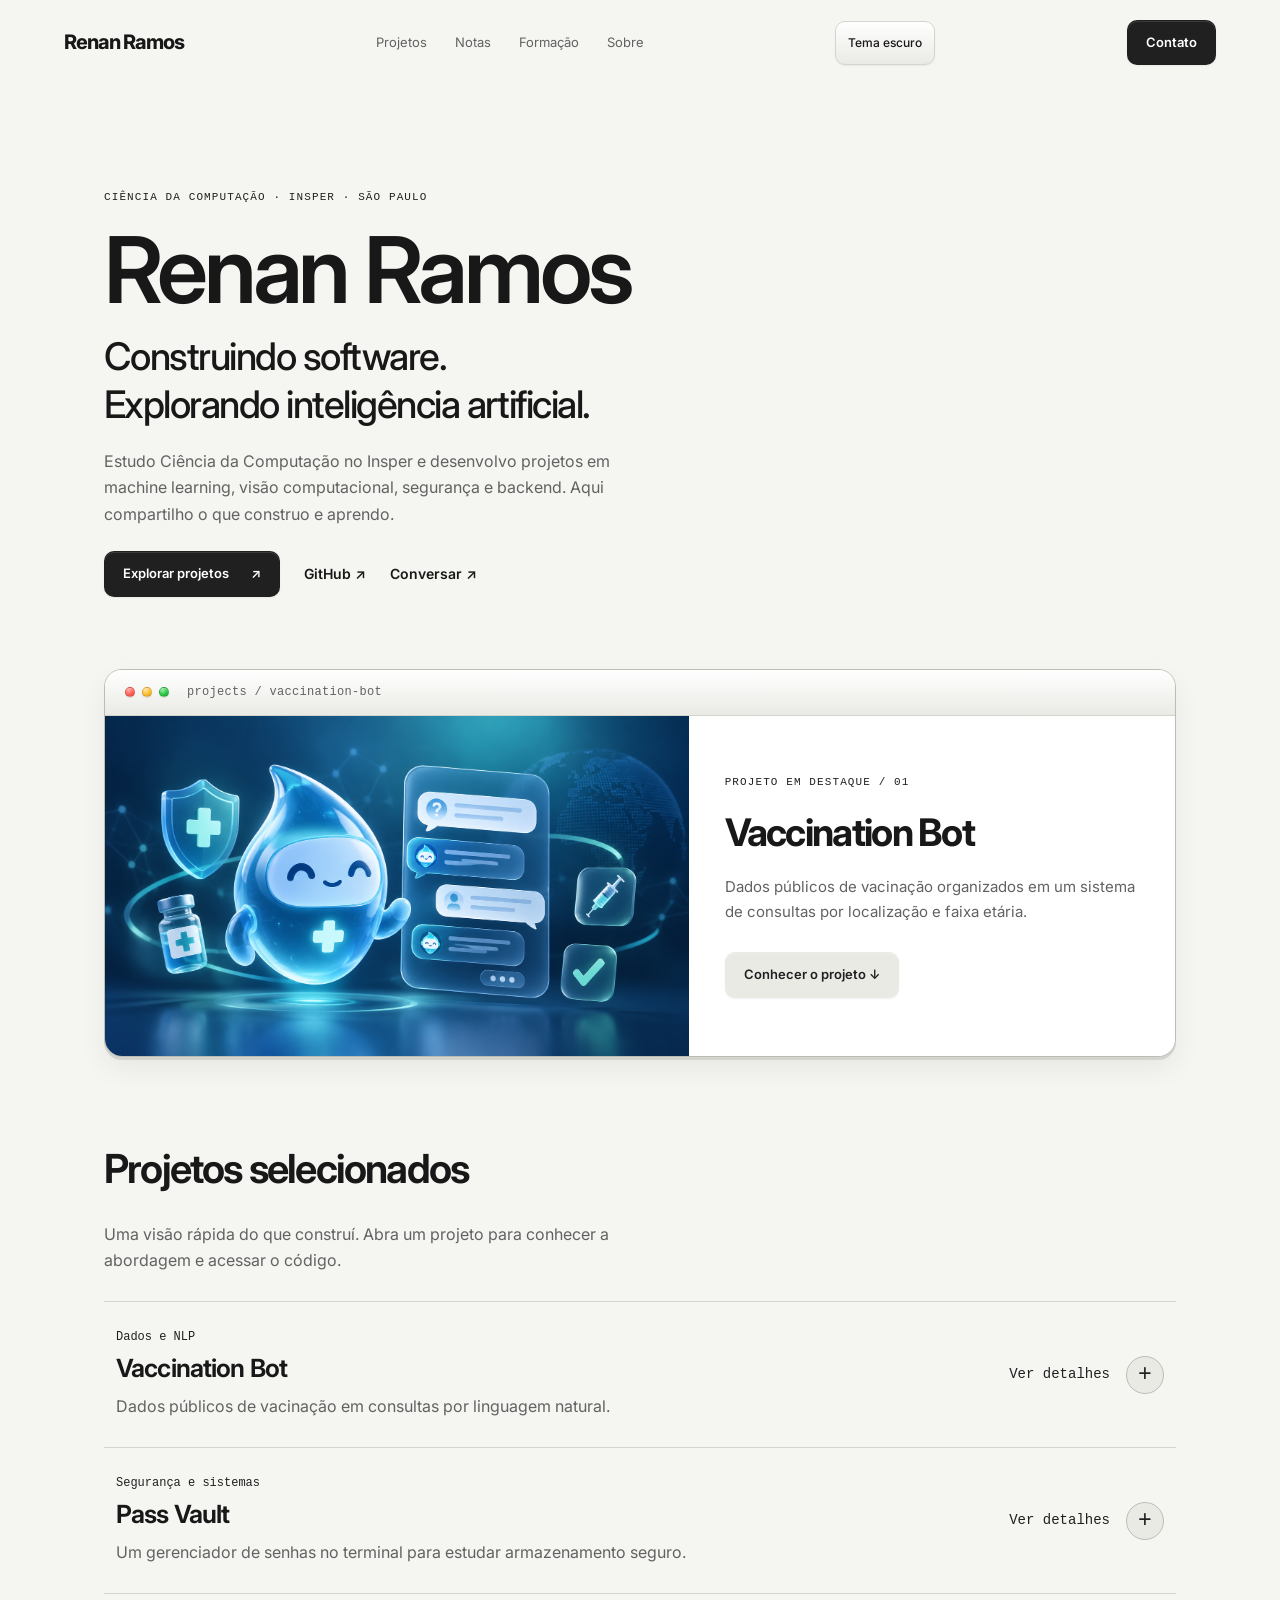
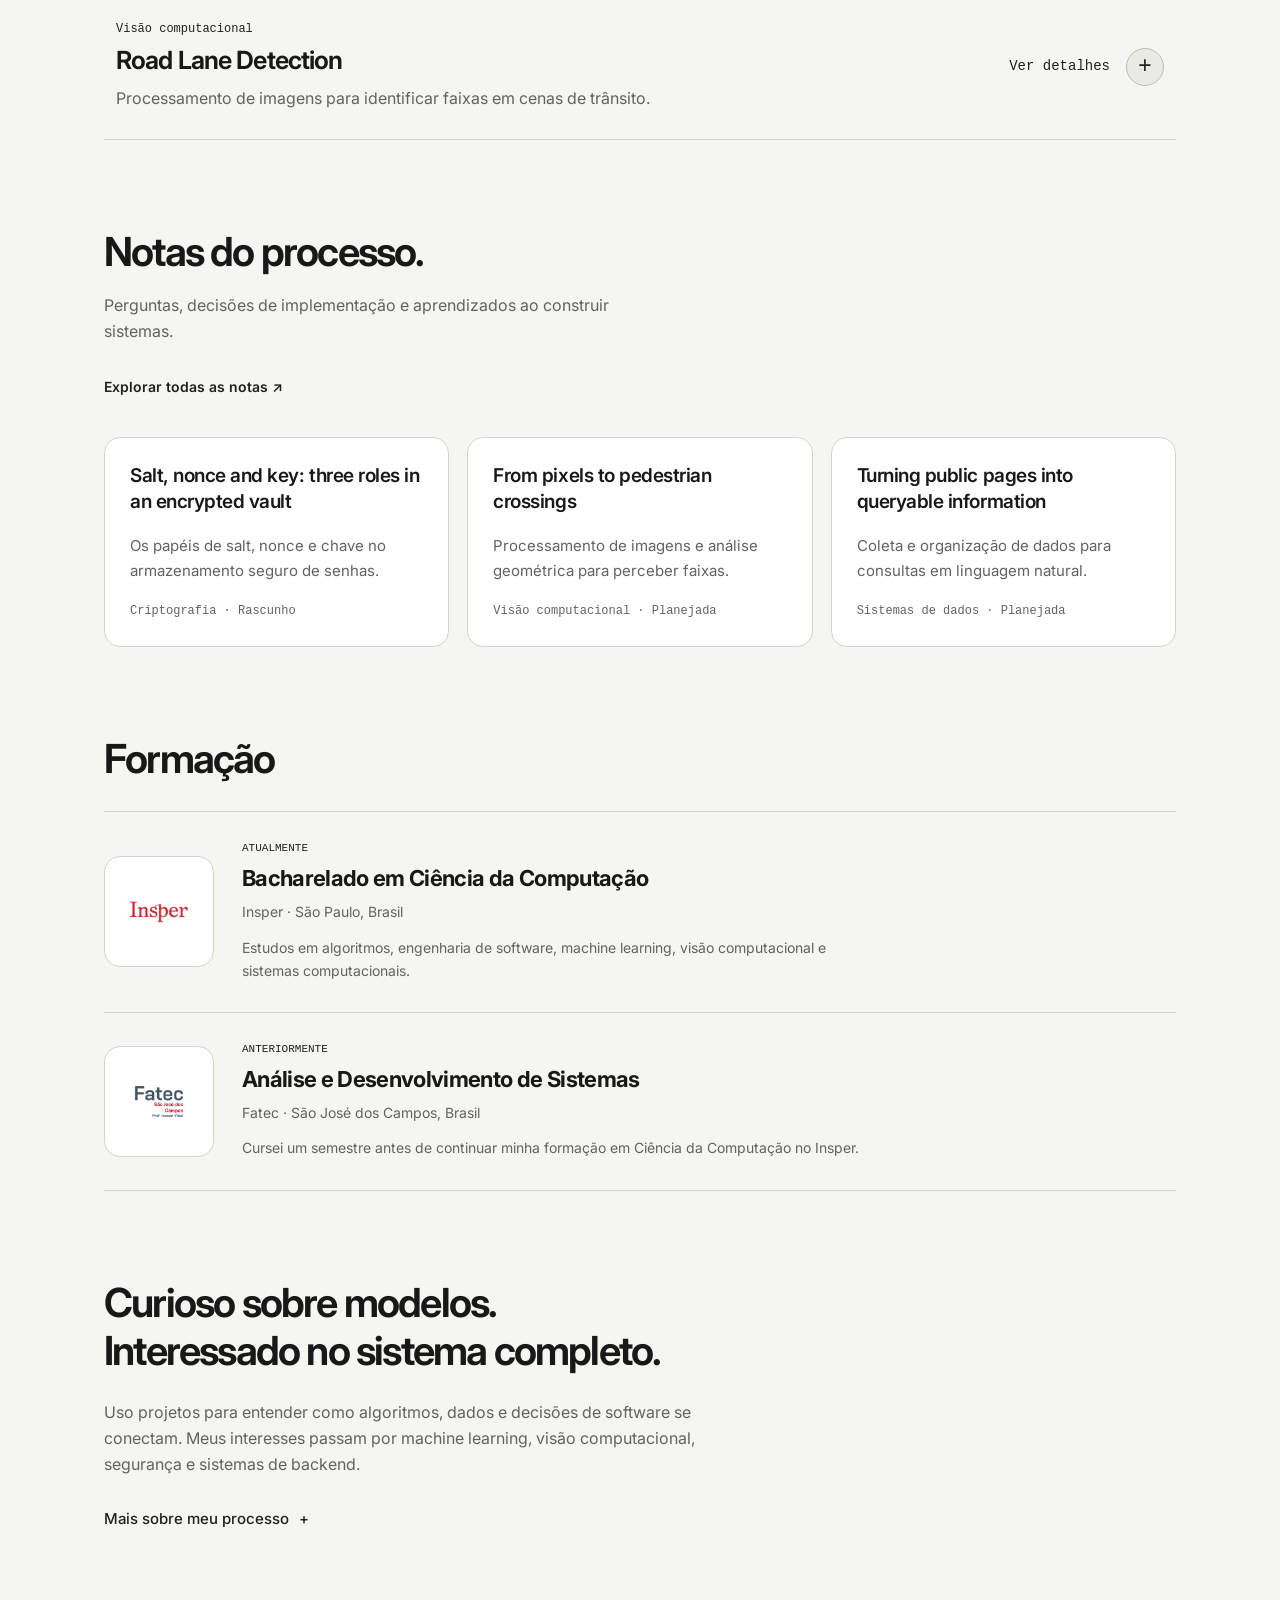
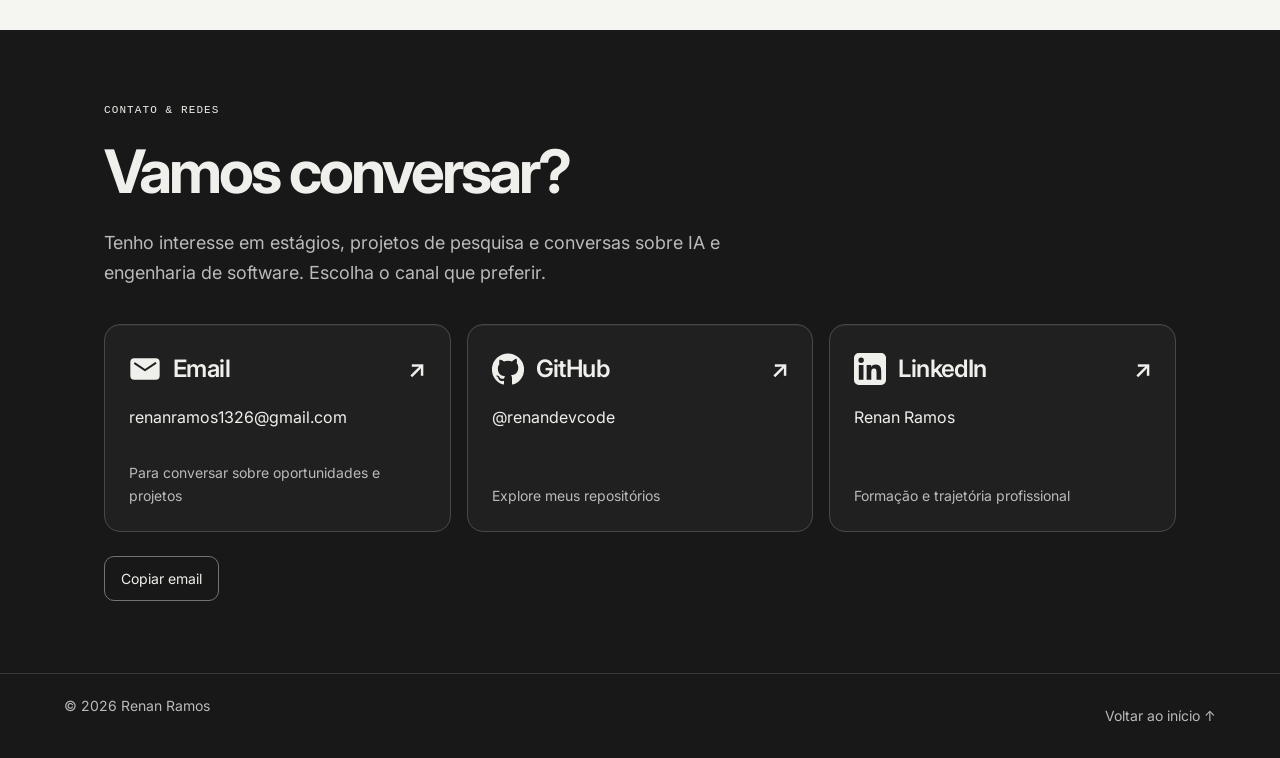
<file: index.html>
<!DOCTYPE html>
<html lang="pt-BR">
<head>
  <meta charset="UTF-8">

  <meta
    name="viewport"
    content="width=device-width, initial-scale=1.0"
  >

  <meta
    name="description"
    content="Renan Ramos is a Computer Science student at Insper documenting projects in machine learning, software systems, security and computer vision."
  >

  <meta name="theme-color" content="#f5f5f2">

  <title>Portfólio | Renan Ramos</title>

  <link
    rel="icon"
    type="image/jpeg"
    href="images/site/favicon.jpeg"
  >

  <link rel="preconnect" href="https://fonts.googleapis.com">

  <link
    rel="preconnect"
    href="https://fonts.gstatic.com"
    crossorigin
  >

  <link
    href="https://fonts.googleapis.com/css2?family=Inter:wght@400;500;600;700;800&display=swap"
    rel="stylesheet"
  >

  <script src="theme.js"></script>
  <link rel="stylesheet" href="design-system.css">
  <link rel="stylesheet" href="style.css">
</head>

<body>
  <a class="skip-link" href="#main">
    Ir para o conteúdo
  </a>

  <header class="nav" id="nav">
    <a
      href="#top"
      class="brand"
      aria-label="Renan Ramos, voltar ao início"
    >
      Renan Ramos
    </a>

    <nav aria-label="Navegação principal">
      <a href="#work">Projetos</a>
      <a href="#notes">Notas</a>
      <a href="#education">Formação</a>
      <a href="#about">Sobre</a>
    </nav>

    <button class="theme-toggle" type="button" aria-label="Alternar tema" aria-pressed="false">Tema escuro</button>
    <a
      href="#contact"
      class="pill"
    >
      Contato
    </a>
  </header>

  <main id="main">
    <section id="top" class="hero">
      <p class="eyebrow">CIÊNCIA DA COMPUTAÇÃO · INSPER · SÃO PAULO</p>
      <h1>Renan Ramos</h1>
      <p class="hero-role">Construindo software.<br>Explorando inteligência artificial.</p>
      <p class="hero-description">Estudo Ciência da Computação no Insper e desenvolvo projetos em machine learning, visão computacional, segurança e backend. Aqui compartilho o que construo e aprendo.</p>
      <div class="hero-actions">
        <a class="pill" href="#work">Explorar projetos <span aria-hidden="true">↗</span></a>
        <a class="text-link" href="https://github.com/renandevcode" target="_blank" rel="noopener noreferrer">GitHub ↗</a>
        <a class="text-link" href="mailto:renanramos1326@gmail.com">Conversar ↗</a>
      </div>
    </section>

    <section
      class="feature"
      aria-labelledby="feature-title"
    >
      <a
        class="feature-card"
        href="#vaccination-bot"
      >
        <div class="window-bar"><span class="window-dots" aria-hidden="true"><i></i><i></i><i></i></span><span>projects / vaccination-bot</span></div>
        <img
          src="images/projects/vaccination-bot/cover.png"
          alt="Ilustração do projeto Vaccination Bot"
         width="1672" height="941">

        <div class="feature-text">
          <span class="eyebrow">PROJETO EM DESTAQUE / 01</span>
          <h2 id="feature-title">
            Vaccination Bot
          </h2>

          <p>
            Dados públicos de vacinação organizados em um sistema de consultas por localização e faixa etária.
          </p>

          <span class="pill pill--light">
            Conhecer o projeto ↓
          </span>
        </div>
      </a>
    </section>

    <section id="work" class="block" aria-labelledby="work-title">
      <h2 id="work-title" class="block-title">Projetos selecionados</h2>
      <p class="section-intro">Uma visão rápida do que construí. Abra um projeto para conhecer a abordagem e acessar o código.</p>
      <div class="project-list">
        <details class="project" id="vaccination-bot">
          <summary><span class="project-summary"><span class="project-category">Dados e NLP</span><span class="project-title">Vaccination Bot</span><span class="project-description">Dados públicos de vacinação em consultas por linguagem natural.</span></span><span class="project-action"><span class="when-closed">Ver detalhes</span><span class="when-open">Fechar detalhes</span><span class="project-chevron" aria-hidden="true">+</span></span></summary>
          <div class="project-panel"><div class="project-body">
            <div class="project-preview"><div class="window-bar"><span class="window-dots" aria-hidden="true"><i></i><i></i><i></i></span><span>vaccination-bot</span></div><img src="images/projects/vaccination-bot/cover.png" alt="Ilustração do projeto Vaccination Bot" loading="lazy" width="1672" height="941"></div>
            <div class="project-explanation"><h3>Como tornar informações públicas fragmentadas mais fáceis de consultar?</h3><p>O projeto combina coleta de páginas públicas, organização dos dados e interação em linguagem natural para orientar consultas por localização e faixa etária.</p><dl class="meta"><div><dt>Ano</dt><dd>2026</dd></div><div><dt>Tecnologias</dt><dd>Python, Ollama</dd></div></dl><a class="pill" href="https://github.com/PI-Nexus/Projeto-Integrador-I" target="_blank" rel="noopener noreferrer">Ver código no GitHub ↗<span class="sr-only"> (abre em nova aba)</span></a></div>
          </div></div>
        </details>
        <details class="project" id="pass-vault">
          <summary><span class="project-summary"><span class="project-category">Segurança e sistemas</span><span class="project-title">Pass Vault</span><span class="project-description">Um gerenciador de senhas no terminal para estudar armazenamento seguro.</span></span><span class="project-action"><span class="when-closed">Ver detalhes</span><span class="when-open">Fechar detalhes</span><span class="project-chevron" aria-hidden="true">+</span></span></summary>
          <div class="project-panel"><div class="project-body">
            <div class="project-preview"><div class="window-bar"><span class="window-dots" aria-hidden="true"><i></i><i></i><i></i></span><span>pass-vault</span></div><img src="images/projects/pass-vault/cover.png" alt="Imagem do projeto Pass Vault" loading="lazy" width="1774" height="887"></div>
            <div class="project-explanation"><h3>Como proteger credenciais armazenadas localmente?</h3><p>O projeto explora derivação de chaves com Argon2id e criptografia autenticada com AES-GCM em um gerenciador de senhas de linha de comando.</p><dl class="meta"><div><dt>Ano</dt><dd>2026</dd></div><div><dt>Tecnologias</dt><dd>Python, Argon2id, AES-GCM</dd></div></dl><a class="pill" href="https://github.com/gitinspersec/Projetos/tree/main/projects/Individual/Pass_Vault" target="_blank" rel="noopener noreferrer">Ver código no GitHub ↗<span class="sr-only"> (abre em nova aba)</span></a></div>
          </div></div>
        </details>
        <details class="project" id="lane-detection">
          <summary><span class="project-summary"><span class="project-category">Visão computacional</span><span class="project-title">Road Lane Detection</span><span class="project-description">Processamento de imagens para identificar faixas em cenas de trânsito.</span></span><span class="project-action"><span class="when-closed">Ver detalhes</span><span class="when-open">Fechar detalhes</span><span class="project-chevron" aria-hidden="true">+</span></span></summary>
          <div class="project-panel"><div class="project-body">
            <div class="project-preview"><div class="window-bar"><span class="window-dots" aria-hidden="true"><i></i><i></i><i></i></span><span>lane-detection</span></div><img src="images/projects/lane-detection/cover.png" alt="Imagem do projeto de detecção de faixas" loading="lazy" width="1672" height="941"></div>
            <div class="project-explanation"><h3>Como identificar faixas em diferentes condições de imagem?</h3><p>A implementação utiliza pré-processamento, detecção de bordas, transformação de perspectiva e análise geométrica para investigar a percepção de faixas de trânsito.</p><dl class="meta"><div><dt>Ano</dt><dd>2026</dd></div><div><dt>Tecnologias</dt><dd>Python, OpenCV, YOLO</dd></div></dl><a class="pill" href="https://github.com/renandevcode/lane_detection_video" target="_blank" rel="noopener noreferrer">Ver código no GitHub ↗<span class="sr-only"> (abre em nova aba)</span></a></div>
          </div></div>
        </details>
      </div>
    </section>

    <section
      id="notes"
      class="block block--statement"
    >
      <h2 class="statement">
        Notas do processo.
      </h2>

      <p class="section-intro">Perguntas, decisões de implementação e aprendizados ao construir sistemas.</p>
      <a class="text-link library-link" href="notes.html">Explorar todas as notas ↗</a>
      <div class="cards">
        <a class="card" href="notes.html?note=criptografia">
          <h3>
            Salt, nonce and key: three roles in an encrypted
            vault
          </h3>
          <p>Os papéis de salt, nonce e chave no armazenamento seguro de senhas.</p>

          <span>
            Criptografia · Rascunho
          </span>
        </a>

        <a class="card" href="notes.html?note=visao-computacional">
          <h3>
            From pixels to pedestrian crossings
          </h3>
          <p>Processamento de imagens e análise geométrica para perceber faixas.</p>

          <span>
            Visão computacional · Planejada
          </span>
        </a>

        <a class="card" href="notes.html?note=sistemas-de-dados">
          <h3>
            Turning public pages into queryable information
          </h3>
          <p>Coleta e organização de dados para consultas em linguagem natural.</p>

          <span>
            Sistemas de dados · Planejada
          </span>
        </a>
      </div>
    </section>

    <section id="education" class="block">
      <h2 class="block-title">
        Formação
      </h2>

      <div class="education-list">
        <article class="education-card">
          <div class="education-logo">
            <img
              src="images/institutions/insper.png"
              alt="Insper logo"
              loading="lazy"
             width="320" height="320">
          </div>

          <div class="education-content">
            <p class="education-period">
              Atualmente
            </p>

            <h3>
              Bacharelado em Ciência da Computação
            </h3>

            <p class="education-institution">
              Insper · São Paulo, Brasil
            </p>

            <p>
              Estudos em algoritmos, engenharia de software, machine learning, visão computacional e sistemas computacionais.
            </p>
          </div>
        </article>

        <article class="education-card">
          <div class="education-logo">
            <img
              src="images/institutions/fatec.png"
              alt="Fatec logo"
              loading="lazy"
             width="400" height="192">
          </div>

          <div class="education-content">
            <p class="education-period">
              Anteriormente
            </p>

            <h3>
              Análise e Desenvolvimento de Sistemas
            </h3>

            <p class="education-institution">
              Fatec · São José dos Campos, Brasil
            </p>

            <p>
              Cursei um semestre antes de continuar minha formação em Ciência da Computação no Insper.
            </p>
          </div>
        </article>
      </div>
    </section>

    <section
      id="about"
      class="block block--statement"
    >
      <h2 class="statement">
        Curioso sobre modelos.<br>Interessado no sistema completo.
      </h2>

      <p class="about-text">Uso projetos para entender como algoritmos, dados e decisões de software se conectam. Meus interesses passam por machine learning, visão computacional, segurança e sistemas de backend.
      </p>
      <details class="about-details"><summary>Mais sobre meu processo</summary><p>Este portfólio é um registro em desenvolvimento: reúne implementações, escolhas técnicas, limitações e assuntos que ainda estou investigando. As notas acompanham esse aprendizado.</p></details>
    </section>

    <section id="contact" class="contact" aria-labelledby="contact-title">
      <div class="contact-inner">
        <p class="eyebrow">CONTATO & REDES</p>
        <h2 id="contact-title">Vamos conversar?</h2>
        <p class="contact-intro">Tenho interesse em estágios, projetos de pesquisa e conversas sobre IA e engenharia de software. Escolha o canal que preferir.</p>
        <div class="contact-links">
          <a class="contact-card contact-card--email" href="mailto:renanramos1326@gmail.com"><span class="contact-label"><span class="contact-identity"><svg class="contact-icon" viewBox="0 0 24 24" fill="currentColor" aria-hidden="true" focusable="false"><path d="M4 4a3 3 0 0 0-3 3v10a3 3 0 0 0 3 3h16a3 3 0 0 0 3-3V7a3 3 0 0 0-3-3H4Zm-.2 3.4a.75.75 0 0 1 1-.2L12 12l7.2-4.8a.75.75 0 1 1 .8 1.2l-7.6 5.1a.75.75 0 0 1-.8 0L4 8.4a.75.75 0 0 1-.2-1Z"/></svg>Email</span> <span aria-hidden="true">↗</span></span><span class="contact-value">renanramos1326@gmail.com</span><span class="contact-caption">Para conversar sobre oportunidades e projetos</span></a>
          <a class="contact-card" href="https://github.com/renandevcode" target="_blank" rel="noopener noreferrer"><span class="contact-label"><span class="contact-identity"><svg class="contact-icon" viewBox="0 0 24 24" fill="currentColor" aria-hidden="true" focusable="false"><path d="M12 .3a12 12 0 0 0-3.8 23.4c.6.1.8-.3.8-.6v-2.2c-3.3.7-4-1.4-4-1.4-.5-1.4-1.3-1.8-1.3-1.8-1.1-.8.1-.8.1-.8 1.2.1 1.8 1.2 1.8 1.2 1.1 1.8 2.8 1.3 3.5 1 .1-.8.4-1.3.8-1.6-2.7-.3-5.5-1.3-5.5-6a4.7 4.7 0 0 1 1.2-3.2c-.1-.3-.5-1.6.1-3.2 0 0 1-.3 3.3 1.2a11.5 11.5 0 0 1 6 0C17.4 4 18.4 4.3 18.4 4.3c.6 1.6.2 2.9.1 3.2a4.7 4.7 0 0 1 1.2 3.2c0 4.7-2.8 5.7-5.5 6 .4.4.8 1.1.8 2.2v4.2c0 .3.2.7.8.6A12 12 0 0 0 12 .3Z"/></svg>GitHub</span> <span aria-hidden="true">↗</span></span><span class="contact-value">@renandevcode</span><span class="contact-caption">Explore meus repositórios<span class="sr-only"> (abre em nova aba)</span></span></a>
          <a class="contact-card" href="https://www.linkedin.com/in/renan-ramos-a520662a2/" target="_blank" rel="noopener noreferrer"><span class="contact-label"><span class="contact-identity"><svg class="contact-icon" viewBox="0 0 24 24" fill="currentColor" aria-hidden="true" focusable="false"><path d="M20.45 0H3.55A3.55 3.55 0 0 0 0 3.55v16.9A3.55 3.55 0 0 0 3.55 24h16.9A3.55 3.55 0 0 0 24 20.45V3.55A3.55 3.55 0 0 0 20.45 0ZM7.1 20H3.6V9h3.5v11ZM5.35 7.5a2.05 2.05 0 1 1 0-4.1 2.05 2.05 0 0 1 0 4.1ZM20.4 20h-3.5v-5.4c0-1.3-.03-3-1.83-3-1.83 0-2.1 1.43-2.1 2.9V20h-3.5V9h3.36v1.5h.05c.46-.88 1.61-1.81 3.31-1.81 3.54 0 4.21 2.33 4.21 5.36V20Z"/></svg>LinkedIn</span> <span aria-hidden="true">↗</span></span><span class="contact-value">Renan Ramos</span><span class="contact-caption">Formação e trajetória profissional<span class="sr-only"> (abre em nova aba)</span></span></a>
        </div>
        <div class="contact-tools"><button type="button" class="copy-email" data-copy-email="renanramos1326@gmail.com">Copiar email</button><span id="copy-status" role="status" aria-live="polite"></span></div>
      </div>
    </section>
  </main>
  <footer><span>© 2026 Renan Ramos</span><a href="#top">Voltar ao início ↑</a></footer>
  <script src="script.js"></script>
</body>
</html>
</file>
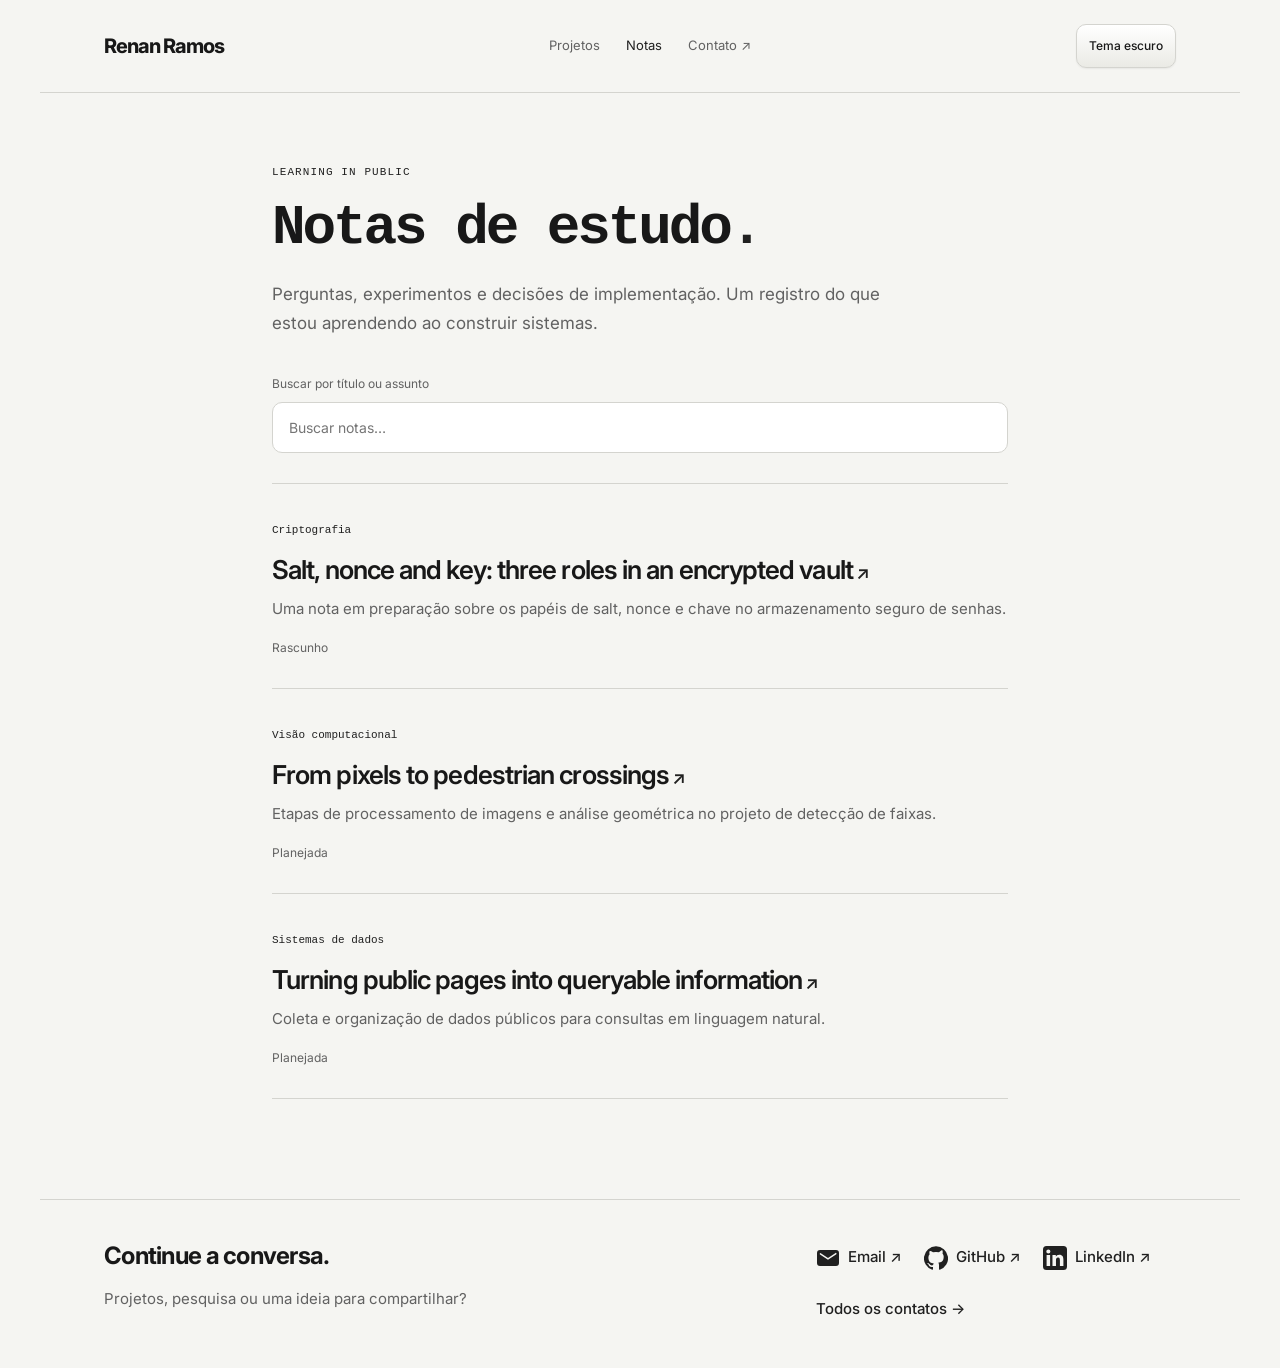
<file: notes.html>
<!DOCTYPE html>
<html lang="pt-BR">
<head>
  <meta charset="UTF-8">
  <meta name="viewport" content="width=device-width, initial-scale=1">
  <meta name="description" content="Notas de estudo e referências de Renan Ramos.">
  <title>Notas | Renan Ramos</title>
  <link rel="icon" type="image/jpeg" href="images/site/favicon.jpeg">
  <link rel="preconnect" href="https://fonts.googleapis.com">
  <link rel="preconnect" href="https://fonts.gstatic.com" crossorigin>
  <link href="https://fonts.googleapis.com/css2?family=Inter:wght@400;500;600;700;800&display=swap" rel="stylesheet">
  <script src="theme.js"></script>
  <link rel="stylesheet" href="design-system.css">
  <link rel="stylesheet" href="notes.css">
  <script src="vendor/marked.umd.js" defer></script>
  <script src="notes-core.js" defer></script>
  <script src="notes.js" defer></script>
</head>
<body>
  <a class="skip-link" href="#main">Ir para o conteúdo</a>
  <header class="notes-header">
    <a class="brand" href="index.html">Renan Ramos</a>
    <nav aria-label="Navegação principal"><a href="index.html#work">Projetos</a><a href="notes.html" aria-current="page">Notas</a><a href="index.html#contact">Contato ↗</a></nav>
    <button class="theme-toggle" type="button" aria-label="Alternar tema" aria-pressed="false">Tema escuro</button>
  </header>
  <div class="workspace">
    <div class="topbar"><a href="notes.html">← Biblioteca</a><span id="breadcrumb">Notas</span></div>
    <main id="main" tabindex="-1">
      <p class="eyebrow">LEARNING IN PUBLIC</p>
      <h1 id="note-title">Notas de estudo<span class="name-dot">.</span></h1>
      <p id="note-description" class="description"></p>
      <p id="note-meta" class="muted"></p>
      <section id="library-tools" aria-label="Explorar notas">
        <label class="search-label" for="search">Buscar por título ou assunto</label>
        <input id="search" type="search" placeholder="Buscar notas…" autocomplete="off">
      </section>
      <div id="status" role="status" aria-live="polite"></div>
      <details id="outline" hidden><summary>Nesta página</summary><nav id="toc" aria-label="Sumário da nota"></nav></details>
      <article id="note-content" class="markdown"></article>
    </main>
  </div>
  <footer class="notes-footer"><div><strong>Continue a conversa.</strong><p>Projetos, pesquisa ou uma ideia para compartilhar?</p></div><nav aria-label="Contato e redes"><a href="mailto:renanramos1326@gmail.com"><svg class="contact-icon" viewBox="0 0 24 24" fill="currentColor" aria-hidden="true" focusable="false"><path d="M4 4a3 3 0 0 0-3 3v10a3 3 0 0 0 3 3h16a3 3 0 0 0 3-3V7a3 3 0 0 0-3-3H4Zm-.2 3.4a.75.75 0 0 1 1-.2L12 12l7.2-4.8a.75.75 0 1 1 .8 1.2l-7.6 5.1a.75.75 0 0 1-.8 0L4 8.4a.75.75 0 0 1-.2-1Z"/></svg>Email ↗</a><a href="https://github.com/renandevcode" target="_blank" rel="noopener noreferrer"><svg class="contact-icon" viewBox="0 0 24 24" fill="currentColor" aria-hidden="true" focusable="false"><path d="M12 .3a12 12 0 0 0-3.8 23.4c.6.1.8-.3.8-.6v-2.2c-3.3.7-4-1.4-4-1.4-.5-1.4-1.3-1.8-1.3-1.8-1.1-.8.1-.8.1-.8 1.2.1 1.8 1.2 1.8 1.2 1.1 1.8 2.8 1.3 3.5 1 .1-.8.4-1.3.8-1.6-2.7-.3-5.5-1.3-5.5-6a4.7 4.7 0 0 1 1.2-3.2c-.1-.3-.5-1.6.1-3.2 0 0 1-.3 3.3 1.2a11.5 11.5 0 0 1 6 0C17.4 4 18.4 4.3 18.4 4.3c.6 1.6.2 2.9.1 3.2a4.7 4.7 0 0 1 1.2 3.2c0 4.7-2.8 5.7-5.5 6 .4.4.8 1.1.8 2.2v4.2c0 .3.2.7.8.6A12 12 0 0 0 12 .3Z"/></svg>GitHub ↗<span class="sr-only"> (abre em nova aba)</span></a><a href="https://www.linkedin.com/in/renan-ramos-a520662a2/" target="_blank" rel="noopener noreferrer"><svg class="contact-icon" viewBox="0 0 24 24" fill="currentColor" aria-hidden="true" focusable="false"><path d="M20.45 0H3.55A3.55 3.55 0 0 0 0 3.55v16.9A3.55 3.55 0 0 0 3.55 24h16.9A3.55 3.55 0 0 0 24 20.45V3.55A3.55 3.55 0 0 0 20.45 0ZM7.1 20H3.6V9h3.5v11ZM5.35 7.5a2.05 2.05 0 1 1 0-4.1 2.05 2.05 0 0 1 0 4.1ZM20.4 20h-3.5v-5.4c0-1.3-.03-3-1.83-3-1.83 0-2.1 1.43-2.1 2.9V20h-3.5V9h3.36v1.5h.05c.46-.88 1.61-1.81 3.31-1.81 3.54 0 4.21 2.33 4.21 5.36V20Z"/></svg>LinkedIn ↗<span class="sr-only"> (abre em nova aba)</span></a><a href="index.html#contact">Todos os contatos →</a></nav></footer>
</body>
</html>
</file>
<file: design-system.css>
/* Shared foundation: change tokens here to update both experiences. */
:root  {
  --bg: #f5f5f2;
  --surface: #ffffff;
  --ink: #181818;
  --muted: #626262;
  --line: #d4d4cf;
  --accent: #202020;
  --accent-soft: #eaeae5;
  --dark: #181818;
  --card: #eaeae5;
  --w: 1200px;
  --g: clamp(22px, 5vw, 64px);
  --sans: "Inter", system-ui, -apple-system, BlinkMacSystemFont, "Segoe UI", sans-serif;
  --mono: "SFMono-Regular", Consolas, "Liberation Mono", monospace;
  --radius: 10px;
  --radius-card: 16px;
  --radius-window: 18px;
  --control-highlight: rgba(255, 255, 255, .75);
  --control-shadow: rgba(0, 0, 0, .06);
  --button-ink: #ffffff;
  --accent-hover: #383838;
  --selection-bg: #d8d8d2;
}

*  {
  box-sizing: border-box;
}

html  {
  scroll-behavior: smooth;
  scroll-padding-top: 96px;
}

body  {
  margin: 0;
  background: var(--bg);
  color: var(--ink);
  font: 400 16px/1.65 var(--sans);
  -webkit-font-smoothing: antialiased;
}

a  {
  color: inherit;
  text-decoration: none;
}

img  {
  display: block;
  max-width: 100%;
}

button, input  {
  font: inherit;
}

:focus-visible  {
  outline: 2px solid var(--accent);
  outline-offset: 5px;
}

::selection  {
  background: var(--selection-bg);
  color: var(--ink);
}

.brand  {
  font-size: 20px;
  font-weight: 750;
  letter-spacing: -.05em;
  white-space: nowrap;
}

.name-dot  {
  color: var(--accent);
}

.eyebrow  {
  color: var(--accent);
  font: 500 11px/1.6 var(--mono);
  letter-spacing: .1em;
}

.text-link  {
  font-size: 14px;
  font-weight: 600;
  text-underline-offset: 5px;
}

.text-link:hover  {
  color: var(--accent);
  text-decoration: underline;
}

.skip-link  {
  position: fixed;
  top: 10px;
  left: 10px;
  z-index: 200;
  padding: 10px 16px;
  background: var(--ink);
  color: var(--bg);
  transform: translateY(-200%);
  border-radius: 6px;
}

.skip-link:focus  {
  transform: none;
}

@media (prefers-reduced-motion: reduce)  {
  html  {
    scroll-behavior: auto;
  }

  *, *::before, *::after  {
    animation: none !important;
    transition: none !important;
  }

}

/* Theme tokens: every component inherits these surfaces and text colors. */
:root  {
  color-scheme: light;
  --nav-bg: rgba(245,245,242,.96);
  --accent-border: #bdbdb6;
  --code-ink: #303030;
}

:root[data-theme="dark"]  {
  color-scheme: dark;
  --control-highlight: rgba(255, 255, 255, .07);
  --control-shadow: rgba(0, 0, 0, .2);
  --button-ink: #141414;
  --accent-hover: #d3d3cc;
  --selection-bg: #292926;
  --bg: #141414;
  --surface: #1d1d1d;
  --ink: #efefeb;
  --muted: #aaaaa4;
  --line: #393936;
  --accent: #efefeb;
  --accent-soft: #292926;
  --accent-border: #555550;
  --card: #252522;
  --dark: #0f0f0f;
  --nav-bg: rgba(20,20,20,.96);
  --code-ink: #e2e2db;
}

.theme-toggle  {
  display: inline-flex;
  justify-content: center;
  align-items: center;
  min-height: 44px;
  padding: 8px 12px;
  border: 1px solid var(--line);
  border-radius: var(--radius);
  background: linear-gradient(to bottom, var(--surface), var(--card));
  color: var(--ink);
  box-shadow: inset 0 1px 0 var(--control-highlight), 0 1px 2px var(--control-shadow);
  font-size: 12px;
  font-weight: 500;
  white-space: nowrap;
  cursor: pointer;
}

.theme-toggle:hover  {
  border-color: var(--accent);
  color: var(--accent);
}

.sr-only  {
  position: absolute;
  width: 1px;
  height: 1px;
  padding: 0;
  margin: -1px;
  overflow: hidden;
  clip-path: inset(50%);
  white-space: nowrap;
  border: 0;
}

/* Terminal chrome identifies the project preview; dots are decorative, not controls. */
.window-bar  {
  display: flex;
  align-items: center;
  gap: 18px;
  padding: 12px 18px;
  background: var(--card);
  border-bottom: 1px solid var(--line);
  color: var(--muted);
  font: 12px/1.5 var(--mono);
}

.window-dots  {
  display: inline-flex;
  gap: 7px;
  flex-shrink: 0;
}

.window-dots i  {
  width: 10px;
  height: 10px;
  border-radius: 50%;
  background: #ff5f57;
  border: 1px solid rgba(0,0,0,.12);
}

.window-dots i:nth-child(2)  {
  background: #febc2e;
}

.window-dots i:nth-child(3)  {
  background: #28c840;
}

.contact-icon  {
  display: block;
  width: 32px;
  height: 32px;
  flex: 0 0 32px;
}
</file>
<file: style.css>
/* Portfolio layout; foundation and palette live in design-system.css. */
h1, h2, h3, p  {
  margin: 0;
}

.nav  {
  position: sticky;
  top: 0;
  z-index: 100;
  display: flex;
  align-items: center;
  justify-content: space-between;
  gap: 24px;
  padding: 20px var(--g);
  background: var(--nav-bg);
  border-bottom: 1px solid transparent;
  backdrop-filter: blur(12px);
}

.nav.scrolled  {
  border-color: var(--line);
}

.nav nav  {
  display: flex;
  gap: 28px;
}

.nav nav a  {
  font-size: 13px;
  color: var(--muted);
}

.nav nav a:hover  {
  color: var(--accent);
}

.pill  {
  display: inline-flex;
  align-items: center;
  justify-content: center;
  gap: 22px;
  width: fit-content;
  padding: 11px 18px;
  background: var(--accent);
  color: var(--button-ink);
  border: 1px solid transparent;
  border-radius: var(--radius);
  font-size: 13px;
  font-weight: 600;
  transition: background .2s, color .2s;
}

.pill:hover  {
  background: var(--accent-hover);
}

.pill--light  {
  background: white;
  color: var(--ink);
}

.pill--light:hover  {
  background: var(--accent-soft);
  color: var(--accent);
}

.pill--line  {
  border-color: var(--line);
  background: transparent;
  color: var(--ink);
  white-space: nowrap;
}

.pill--line:hover  {
  background: var(--accent-soft);
  color: var(--accent);
  border-color: var(--accent);
}

.hero, .feature, .block  {
  max-width: var(--w);
  margin: 0 auto;
  padding-left: var(--g);
  padding-right: var(--g);
}

.hero  {
  position: relative;
  padding-top: clamp(58px, 8vw, 104px);
  padding-bottom: 72px;
  overflow: hidden;
}

.hero h1  {
  position: relative;
  z-index: 1;
  margin-top: 16px;
  font-size: clamp(42px, 7.6vw, 92px);
  line-height: 1.05;
  font-family: var(--sans);
  font-weight: 600;
  letter-spacing: -.045em;
}

.hero-role  {
  margin-top: 14px;
  font-size: clamp(24px, 3.2vw, 38px);
  line-height: 1.25;
  font-weight: 500;
  letter-spacing: -.04em;
}

.hero-description  {
  max-width: 560px;
  margin-top: 20px;
  color: var(--muted);
  font-size: 16px;
}

.hero-actions  {
  display: flex;
  align-items: center;
  flex-wrap: wrap;
  gap: 24px;
  margin-top: 24px;
}

.feature-card  {
  display: grid;
  grid-template-columns: 1.2fr 1fr;
  overflow: hidden;
  border: 1px solid var(--accent-border);
  border-radius: var(--radius-window);
  background: var(--surface);
  box-shadow: 0 3px 0 var(--line), 0 12px 28px rgba(0, 0, 0, .06);
}

.feature-card img  {
  width: 100%;
  height: 100%;
  min-height: 340px;
  object-fit: cover;
  transition: transform .4s;
}

.feature-card:hover img  {
  transform: scale(1.025);
}

.feature-text  {
  position: relative;
  display: flex;
  flex-direction: column;
  align-items: start;
  justify-content: center;
  gap: 20px;
  padding: 36px;
  background: var(--surface);
}

.feature-text h2  {
  font-size: clamp(28px,3vw,38px);
  line-height: 1.15;
  letter-spacing: -.045em;
}

.feature-text p  {
  font-size: 15px;
  color: var(--muted);
}

.feature-text .pill  {
  margin-top: 8px;
  background: var(--accent-soft);
  color: var(--accent);
}

.block  {
  padding-top: 88px;
}

.block-title, .statement  {
  font-size: clamp(28px,3.4vw,40px);
  line-height: 1.2;
  letter-spacing: -.045em;
  font-weight: 650;
}

.block-title  {
  margin-bottom: 28px;
}

.meta  {
  display: grid;
  gap: 9px;
  margin: 0;
}

.meta div  {
  display: grid;
  grid-template-columns: 96px 1fr;
  gap: 8px;
  font-size: 14px;
}

.meta dt  {
  color: var(--muted);
}

.meta dd  {
  margin: 0;
}

.section-intro  {
  margin-top: 16px;
  color: var(--muted);
  max-width: 520px;
}

.library-link  {
  display: inline-block;
  color: var(--accent);
  margin-top: 20px;
}

.cards  {
  display: grid;
  grid-template-columns: repeat(3,1fr);
  gap: 18px;
  margin-top: 28px;
}

.card  {
  display: flex;
  flex-direction: column;
  justify-content: space-between;
  gap: 32px;
  padding: 25px;
  min-height: 200px;
  background: var(--surface);
  border: 1px solid var(--line);
  border-radius: var(--radius-card);
  transition: border-color .2s, transform .2s;
}

.card:hover  {
  border-color: var(--accent);
  transform: translateY(-3px);
}

.card h3  {
  font-size: 19px;
  line-height: 1.4;
  letter-spacing: -.025em;
  font-weight: 600;
}

.card span  {
  color: var(--muted);
  font: 11px/1.6 var(--mono);
}

.education-list  {
  border-top: 1px solid var(--line);
}

.education-card  {
  display: grid;
  grid-template-columns: 110px 1fr;
  gap: 28px;
  align-items: center;
  padding: 30px 0;
  border-bottom: 1px solid var(--line);
}

.education-logo  {
  display: grid;
  place-items: center;
  padding: 22px;
  min-height: 100px;
  background: #ffffff;
  border: 1px solid var(--line);
  border-radius: var(--radius-card);
}

.education-logo img  {
  max-height: 65px;
  object-fit: contain;
}

.education-period  {
  color: var(--accent);
  font: 11px var(--mono);
  text-transform: uppercase;
  margin-bottom: 10px;
}

.education-content h3  {
  font-size: 22px;
  line-height: 1.35;
  letter-spacing: -.03em;
}

.education-institution  {
  margin-top: 7px;
  font-size: 14px;
  color: var(--muted);
}

.education-content > p:last-child  {
  margin-top: 12px;
  max-width: 630px;
  font-size: 14px;
  color: var(--muted);
}

.about-text  {
  max-width: 650px;
  margin-top: 24px;
  color: var(--muted);
}

@media (max-width: 760px)  {
  .nav nav  {
    gap: 16px;
  }

  .feature-card  {
    grid-template-columns: 1fr;
  }

  .feature-card img  {
    min-height: 0;
    aspect-ratio: 16/10;
  }

  .cards  {
    grid-template-columns: 1fr;
  }

  .card  {
    min-height: 150px;
  }

  .block  {
    padding-top: 64px;
  }

}

@media (max-width: 520px)  {
  .nav  {
    gap: 14px;
    padding-top: 16px;
    padding-bottom: 16px;
  }

  .nav > .pill  {
    display: none;
  }

  .brand  {
    font-size: 18px;
  }

  .hero  {
    padding-bottom: 48px;
  }

  .hero-actions  {
    gap: 18px;
  }

  .feature-text  {
    padding: 26px;
  }

  .education-card  {
    grid-template-columns: 66px 1fr;
    gap: 18px;
    align-items: start;
  }

  .education-logo  {
    padding: 12px;
    min-height: 66px;
  }

  .education-content h3  {
    font-size: 19px;
  }

}

:root[data-theme="dark"] .feature-text .pill  {
  color: var(--accent);
}

/* Scan first, explore on demand: native disclosure stays usable without JS. */
.nav nav a, .text-link  {
  display: inline-flex;
  align-items: center;
  min-height: 44px;
}

.project-list  {
  margin-top: 28px;
  border-top: 1px solid var(--line);
}

.project  {
  border-bottom: 1px solid var(--line);
  scroll-margin-top: 160px;
}

.project summary  {
  display: flex;
  align-items: center;
  justify-content: space-between;
  gap: 30px;
  padding: 28px 12px;
  cursor: pointer;
  list-style: none;
  border-radius: 6px;
}

.project summary::-webkit-details-marker  {
  display: none;
}

.project summary:hover  {
  background: var(--accent-soft);
}

.project-summary  {
  display: grid;
  gap: 8px;
}

.project-category  {
  color: var(--accent);
  font: 12px var(--mono);
}

.project-title  {
  font-size: 25px;
  font-weight: 650;
  line-height: 1.3;
  letter-spacing: -.035em;
}

.project-description  {
  color: var(--muted);
  font-size: 16px;
  font-weight: 400;
}

.project-action  {
  display: flex;
  gap: 16px;
  align-items: center;
  flex-shrink: 0;
  font-size: 14px;
  font-weight: 500;
  color: var(--accent);
}

.project-chevron  {
  display: grid;
  place-items: center;
  width: 38px;
  height: 38px;
  background: var(--accent-soft);
  border: 1px solid var(--accent-border);
  border-radius: 50%;
  font-size: 23px;
  transition: transform 240ms ease;
}

.when-open  {
  display: none;
}

.project[open]:not([data-expanded="false"]) .when-open  {
  display: inline;
}

.project[open]:not([data-expanded="false"]) .when-closed  {
  display: none;
}

.project[open]:not([data-expanded="false"]) .project-chevron  {
  transform: rotate(45deg);
}

.project-body  {
  display: grid;
  grid-template-columns: 1fr 1fr;
  gap: 32px;
  padding: 8px 12px 32px;
}

.project-preview  {
  min-width: 0;
  align-self: start;
}

.project-preview .window-bar  {
  border: 1px solid var(--line);
  border-radius: var(--radius) var(--radius) 0 0;
}

.project-preview img  {
  width: 100%;
  height: auto;
  border: 0;
  border-radius: 0;
}

.project-explanation h3  {
  margin: 0 0 14px;
  font-size: 21px;
  line-height: 1.4;
  letter-spacing: -.025em;
}

.project-explanation p  {
  color: var(--muted);
  font-size: 16px;
}

.project-explanation .meta  {
  margin: 20px 0;
}

.card p  {
  font-size: 15px;
  color: var(--muted);
}

.card  {
  gap: 18px;
}

.card span  {
  margin-top: auto;
  font-size: 12px;
}

.about-details  {
  max-width: 650px;
  margin-top: 20px;
}

.about-details summary  {
  display: inline-flex;
  align-items: center;
  gap: 10px;
  min-height: 44px;
  color: var(--accent);
  cursor: pointer;
  font-weight: 500;
  font-size: 15px;
}

.about-details summary::after  {
  content: '+';
}

.about-details[open] summary::after  {
  content: '−';
}

.about-details p  {
  margin-top: 12px;
  color: var(--muted);
}

.contact  {
  margin-top: 88px;
  padding: 72px var(--g);
  background: var(--dark);
  color: #efefeb;
}

.contact-inner  {
  max-width: calc(var(--w) - 2 * var(--g));
  margin: auto;
}

.contact .eyebrow  {
  color: #efefeb;
  margin-bottom: 18px;
}

.contact h2  {
  font-size: clamp(36px,5vw,60px);
  line-height: 1.15;
  letter-spacing: -.05em;
}

.contact-intro  {
  max-width: 620px;
  margin-top: 22px;
  color: #bababa;
  font-size: 18px;
}

.contact-links  {
  display: grid;
  grid-template-columns: repeat(3, minmax(0, 1fr));
  gap: 16px;
  margin-top: 36px;
}

.contact-card  {
  display: flex;
  flex-direction: column;
  gap: 16px;
  padding: 24px;
  border: 1px solid #484848;
  border-radius: var(--radius-card);
  background: #202020;
  transition: border-color .2s, background .2s;
  min-width: 0;
  min-height: 208px;
  box-shadow: inset 0 1px 0 rgba(255,255,255,.05);
}

.contact-card:hover  {
  border-color: #efefeb;
  background: #2b2b2b;
}

.contact-label  {
  display: flex;
  justify-content: space-between;
  gap: 16px;
  font-size: 24px;
  font-weight: 600;
  letter-spacing: -.025em;
}

.contact-label > span  {
  color: #efefeb;
}

.contact-identity  {
  display: inline-flex;
  align-items: center;
  gap: 12px;
}

.contact-value  {
  font-size: 16px;
  overflow-wrap: anywhere;
}

.contact-caption  {
  color: #bababa;
  font-size: 14px;
  margin-top: auto;
}

.contact-tools  {
  display: flex;
  align-items: center;
  flex-wrap: wrap;
  gap: 16px;
  margin-top: 24px;
}

.copy-email  {
  padding: 10px 16px;
  min-height: 44px;
  border: 1px solid #737373;
  border-radius: var(--radius);
  background: transparent;
  color: #efefeb;
  cursor: pointer;
  font-size: 14px;
}

.copy-email:hover  {
  background: #2b2b2b;
  border-color: #efefeb;
}

#copy-status  {
  font-size: 14px;
  color: #bababa;
}

.contact :focus-visible  {
  outline-color: #efefeb;
}

footer  {
  display: flex;
  flex-wrap: wrap;
  justify-content: space-between;
  gap: 16px;
  padding: 20px var(--g);
  background: var(--dark);
  color: #bababa;
  border-top: 1px solid #383838;
  font-size: 14px;
}

footer a  {
  display: inline-flex;
  align-items: center;
  min-height: 44px;
}

footer a:hover  {
  color: white;
}

@media (max-width:900px)  {
  .project-body  {
    grid-template-columns: 1fr;
  }

  .contact-links  {
    grid-template-columns: 1fr;
  }

}

@media (max-width:600px)  {
  .nav  {
    flex-wrap: wrap;
  }

  .nav nav  {
    order: 3;
    width: 100%;
    justify-content: space-between;
    gap: 6px;
    margin: 0;
  }

  .nav nav a:nth-child(n+3)  {
    display: inline-flex;
  }

  .nav .theme-toggle  {
    margin-left: auto;
    min-height: 44px;
  }

  .nav > .pill  {
    display: none;
  }

  .project summary  {
    align-items: flex-start;
    gap: 14px;
    padding: 24px 0;
  }

  .project-title  {
    font-size: 22px;
  }

  .project-action .when-closed, .project-action .when-open  {
    display: none;
  }

  .project-body  {
    padding-left: 0;
    padding-right: 0;
  }

  .contact  {
    padding-top: 52px;
    padding-bottom: 52px;
  }

  .contact-links  {
    grid-template-columns: 1fr;
  }

}

.feature-card .window-bar  {
  grid-column: 1 / -1;
  min-height: 46px;
  padding: 13px 20px;
  background: linear-gradient(to bottom, var(--surface), var(--card));
  box-shadow: inset 0 1px 0 var(--control-highlight);
  letter-spacing: .025em;
}

.project-category, .project-action, .education-period  {
  font-family: var(--mono);
}

.project-panel  {
  overflow: hidden;
}

/* Restrained classic-window finish; layout and dimensions stay unchanged. */
.feature-card .window-dots i  {
  background: radial-gradient(circle at 35% 28%, #ffaaa3 0%, #ff5f57 55%, #dc4942 100%);
  box-shadow: inset 0 1px 1px rgba(255,255,255,.35), 0 1px 1px rgba(0,0,0,.12);
}

.feature-card .window-dots i:nth-child(2)  {
  background: radial-gradient(circle at 35% 28%, #ffe59a 0%, #febc2e 55%, #d49a21 100%);
}

.feature-card .window-dots i:nth-child(3)  {
  background: radial-gradient(circle at 35% 28%, #9de8aa 0%, #28c840 55%, #219d34 100%);
}

.pill  {
  box-shadow: inset 0 1px 0 rgba(255,255,255,.12), 0 1px 2px var(--control-shadow);
}
</file>
<file: notes.css>
/* Notebook: publication index and focused article reading. */
.notes-header  {
  max-width: var(--w);
  margin: auto;
  padding: 24px var(--g);
  display: flex;
  align-items: center;
  justify-content: space-between;
  gap: 24px;
  border-bottom: 1px solid var(--line);
}

.notes-header nav  {
  display: flex;
  gap: 26px;
  font-size: 13px;
  color: var(--muted);
}

.notes-header a:hover, .notes-header [aria-current]  {
  color: var(--accent);
}

.workspace  {
  max-width: var(--w);
  margin: auto;
}

.topbar  {
  max-width: 800px;
  margin: 26px auto 0;
  padding: 0 32px;
  display: flex;
  gap: 20px;
  justify-content: space-between;
  font-size: 12px;
  color: var(--muted);
}

.topbar span  {
  white-space: nowrap;
  overflow: hidden;
  text-overflow: ellipsis;
}

body.library .topbar  {
  display: none;
}

main  {
  max-width: 800px;
  margin: auto;
  padding: 60px 32px 100px;
  outline: none;
}

h1  {
  font-family: var(--mono);
  margin: 14px 0 20px;
  font-size: clamp(34px,5vw,56px);
  font-weight: 700;
  line-height: 1.15;
  letter-spacing: -.055em;
  overflow-wrap: anywhere;
}

body:not(.library) h1  {
  font-size: clamp(30px,4vw,44px);
}

.description  {
  max-width: 620px;
  color: var(--muted);
  font-size: 17px;
  line-height: 1.7;
  margin: 0 0 18px;
}

.muted  {
  font-size: 12px;
  color: var(--muted);
}

#note-meta  {
  padding-bottom: 18px;
  border-bottom: 1px solid var(--line);
}

#note-meta:empty  {
  display: none;
}

#library-tools  {
  margin-top: 36px;
}

.search-label  {
  display: block;
  font-size: 12px;
  color: var(--muted);
  margin-bottom: 8px;
}

#search  {
  width: 100%;
  padding: 13px 16px;
  border: 1px solid var(--line);
  border-radius: var(--radius);
  background: var(--surface);
  color: var(--ink);
  font-size: 14px;
}

#status:not(:empty)  {
  margin: 22px 0;
  padding: 16px;
  background: var(--accent-soft);
  color: var(--muted);
  border-radius: var(--radius);
  font-size: 14px;
}

.note-grid  {
  margin-top: 30px;
}

.note-card  {
  display: block;
  padding: 30px 0;
  border-top: 1px solid var(--line);
}

.note-card:last-child  {
  border-bottom: 1px solid var(--line);
}

.note-card h2  {
  margin: 12px 0 10px;
  font-size: clamp(21px,3vw,26px);
  line-height: 1.35;
  font-weight: 600;
  letter-spacing: -.035em;
}

.note-card h2::after  {
  content: ' ↗';
  color: var(--accent);
  font-size: 18px;
}

.note-card:hover h2  {
  color: var(--accent);
}

.note-card p  {
  margin: 0;
  color: var(--muted);
  font-size: 15px;
}

.note-card .note-category  {
  color: var(--accent);
  font: 11px var(--mono);
}

.note-card .note-card-meta  {
  margin-top: 16px;
  font-size: 12px;
}

#outline  {
  border: 1px solid var(--line);
  border-radius: var(--radius);
  padding: 14px 18px;
  margin: 28px 0;
  background: var(--surface);
}

summary  {
  cursor: pointer;
  font-size: 13px;
  font-weight: 500;
}

#toc  {
  display: grid;
  gap: 8px;
  padding-top: 14px;
}

#toc a  {
  color: var(--muted);
  font-size: 13px;
}

#toc a:hover  {
  color: var(--accent);
}

.markdown  {
  font-size: 17px;
  line-height: 1.85;
  overflow-wrap: anywhere;
}

.markdown h2  {
  font-size: 27px;
  margin: 42px 0 16px;
  line-height: 1.3;
  letter-spacing: -.035em;
}

.markdown h3  {
  font-size: 22px;
  margin: 32px 0 14px;
  line-height: 1.35;
  letter-spacing: -.025em;
}

.markdown h4  {
  font-size: 18px;
}

.markdown h2, .markdown h3, .markdown h4  {
  scroll-margin-top: 30px;
}

.markdown p  {
  margin: 18px 0;
}

.markdown a  {
  color: var(--accent);
  text-decoration: underline;
  text-underline-offset: 4px;
}

.markdown img  {
  max-width: 100%;
  height: auto;
  border-radius: var(--radius);
  margin: 24px auto;
}

.markdown blockquote  {
  border-left: 3px solid var(--accent);
  margin: 26px 0;
  padding: 1px 20px;
  color: var(--muted);
}

.markdown pre  {
  background: var(--card);
  padding: 22px;
  border: 1px solid var(--line);
  border-radius: var(--radius-card);
  overflow-x: auto;
  line-height: 1.6;
}

.markdown code  {
  font: 13px/1.6 var(--mono);
  padding: 3px 5px;
  border-radius: 3px;
  background: var(--accent-soft);
  color: var(--code-ink);
}

.markdown pre code  {
  padding: 0;
  background: transparent;
  color: var(--ink);
}

.markdown ul, .markdown ol  {
  padding-left: 25px;
}

.markdown li  {
  margin: 7px 0;
}

.markdown hr  {
  border: 0;
  border-top: 1px solid var(--line);
  margin: 32px 0;
}

.table-scroll  {
  overflow-x: auto;
}

.markdown table  {
  border-collapse: collapse;
  width: 100%;
  font-size: 14px;
  margin: 24px 0;
}

.markdown th, .markdown td  {
  border: 1px solid var(--line);
  padding: 10px 14px;
  text-align: left;
}

.markdown th  {
  background: var(--card);
}

.pdf-preview  {
  margin: 24px 0;
  border: 1px solid var(--line);
  padding: 16px;
  border-radius: var(--radius);
}

.pdf-preview iframe  {
  width: 100%;
  height: 580px;
  border: 0;
  margin-top: 14px;
  display: block;
}

.notes-footer  {
  max-width: var(--w);
  margin: auto;
  padding: 24px var(--g);
  display: flex;
  justify-content: space-between;
  gap: 20px;
  border-top: 1px solid var(--line);
  color: var(--muted);
  font-size: 12px;
}

.notes-footer a:hover  {
  color: var(--accent);
}

@media (max-width:600px)  {
  .notes-header  {
    padding: 20px 22px;
    gap: 16px;
  }

  .notes-header nav  {
    gap: 16px;
    font-size: 12px;
  }

  .notes-header nav a:last-child  {
    display: none;
  }

  main  {
    padding: 42px 22px 70px;
  }

  .topbar  {
    padding: 0 22px;
  }

  .notes-footer  {
    flex-direction: column;
    padding: 22px;
  }

  .pdf-preview iframe  {
    height: 400px;
  }

}

.markdown code  {
  color: var(--code-ink);
}

.markdown pre code  {
  color: var(--ink);
}

@media (max-width:600px)  {
  .notes-header  {
    flex-wrap: wrap;
  }

  .notes-header nav  {
    margin-left: auto;
  }

  .notes-header .theme-toggle  {
    min-height: 34px;
  }

}

.notes-header nav a, .topbar a, .notes-footer a  {
  display: inline-flex;
  align-items: center;
  min-height: 44px;
}

.notes-footer  {
  align-items: flex-start;
  padding-top: 36px;
  padding-bottom: 36px;
  font-size: 15px;
}

.notes-footer strong  {
  font-size: 24px;
  color: var(--ink);
  letter-spacing: -.03em;
}

.notes-footer p  {
  margin: 12px 0 0;
}

.notes-footer nav  {
  display: flex;
  flex-wrap: wrap;
  gap: 8px 22px;
  max-width: 360px;
}

.notes-footer a  {
  color: var(--accent);
  font-weight: 500;
  gap: 8px;
}

@media (max-width:600px)  {
  .notes-header nav  {
    order: 3;
    width: 100%;
    justify-content: space-between;
    margin: 0;
  }

  .notes-header nav a:last-child  {
    display: inline-flex;
  }

  .notes-header .theme-toggle  {
    margin-left: auto;
    min-height: 44px;
  }

}

.notes-footer .contact-icon  {
  width: 24px;
  height: 24px;
  flex-basis: 24px;
}

#toc .toc-subsection  {
  padding-left: 16px;
}
</file>
